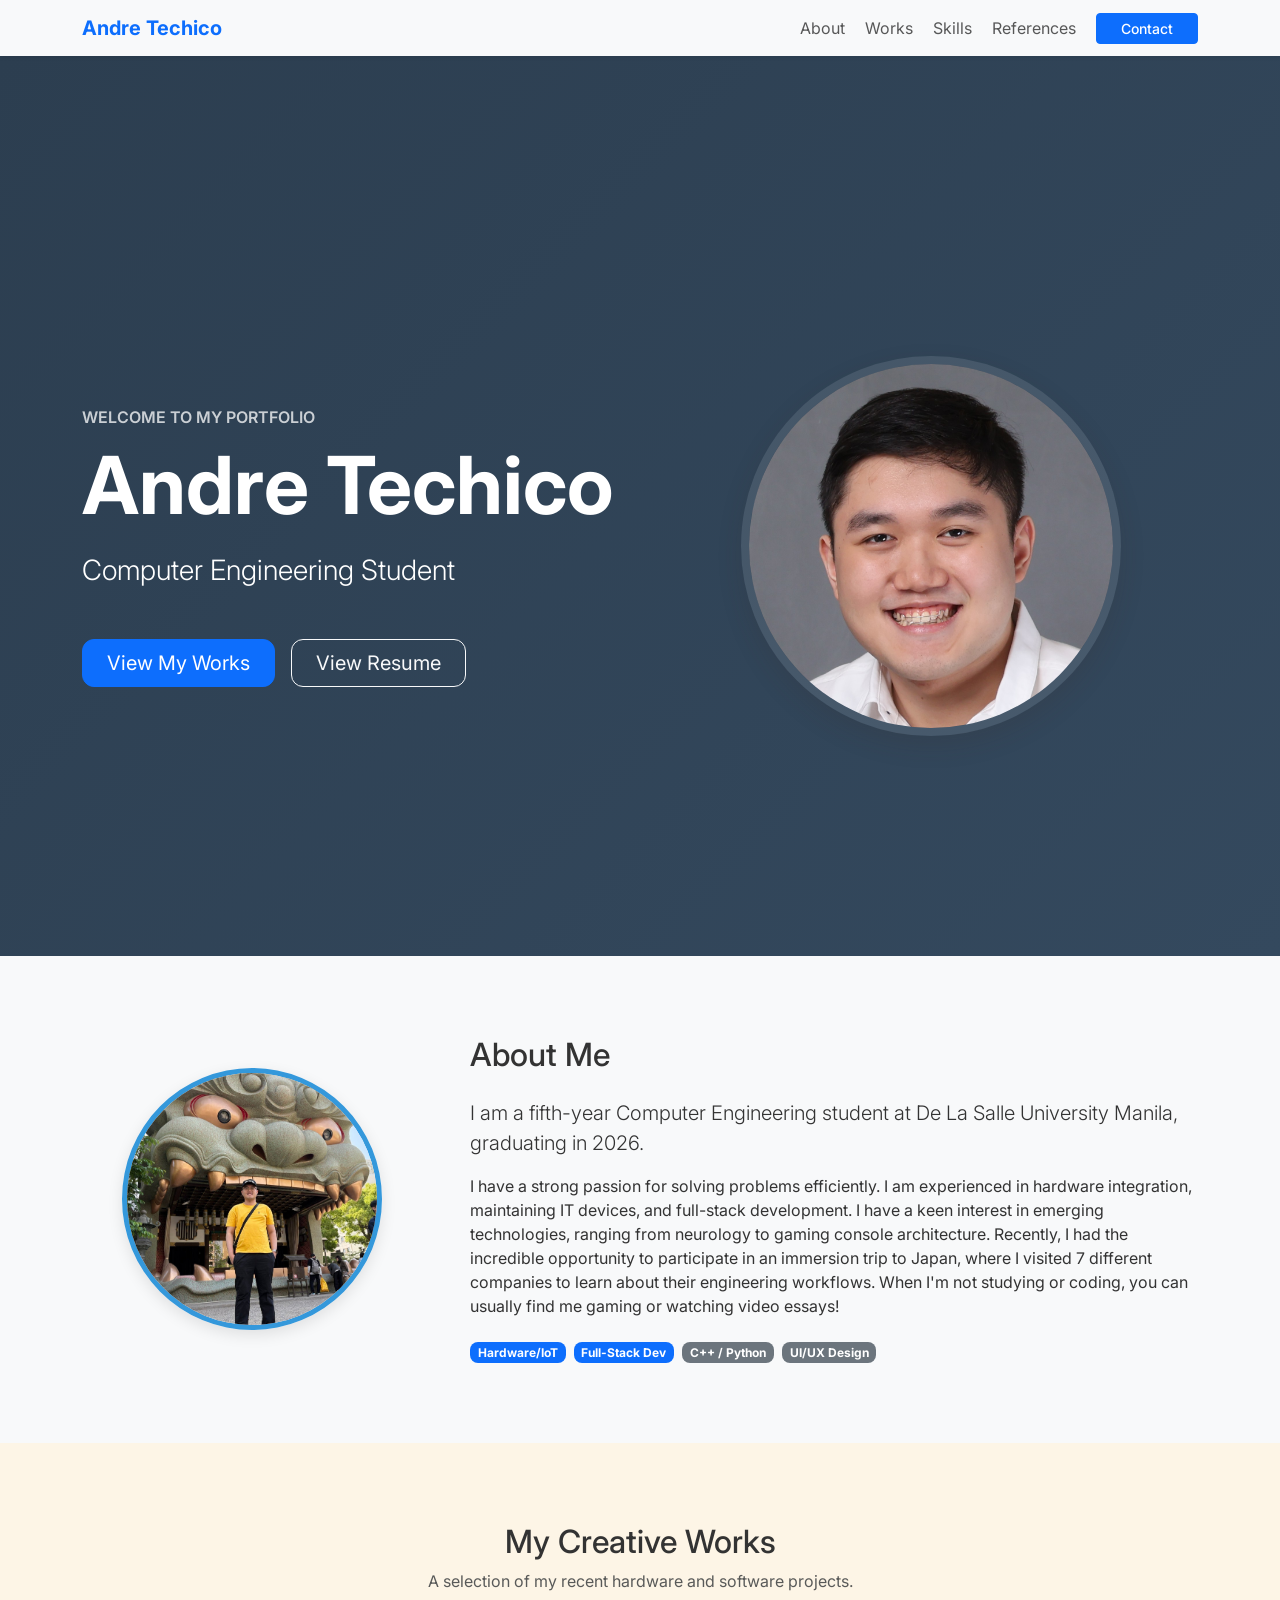
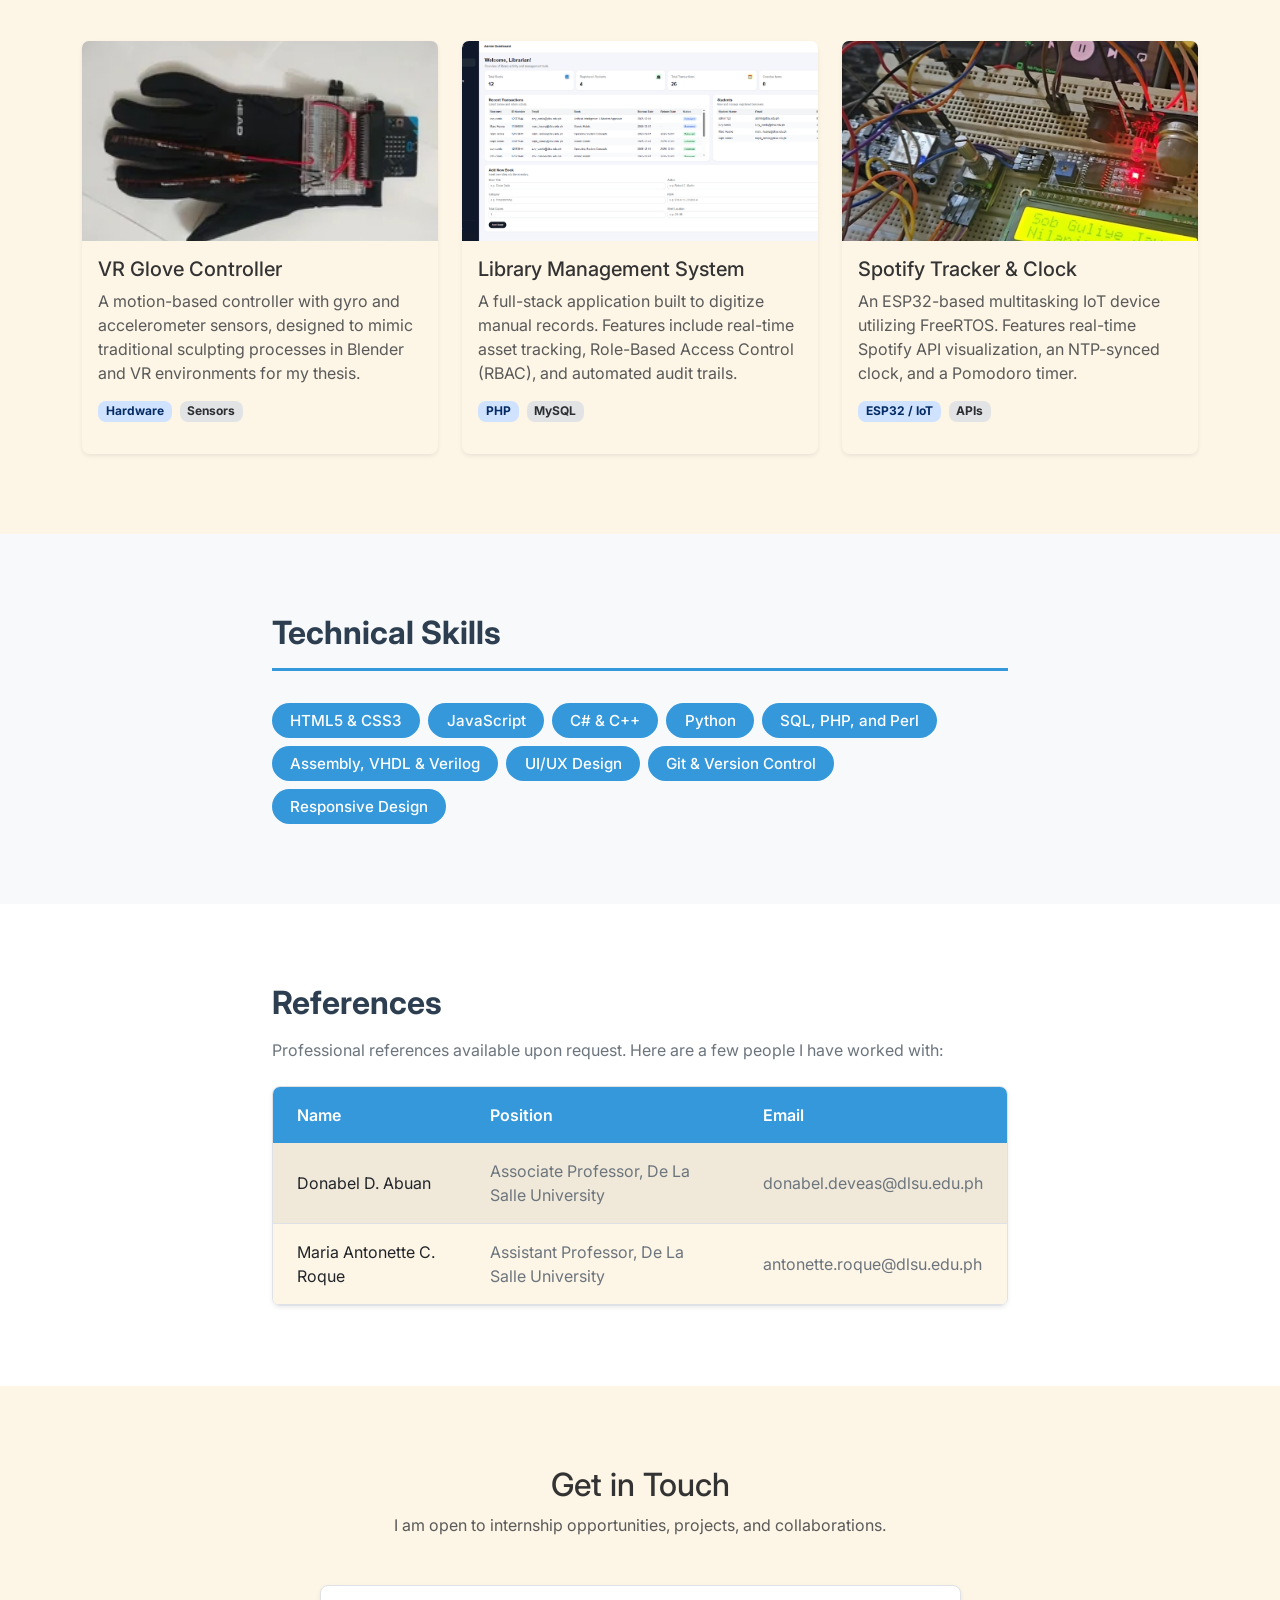
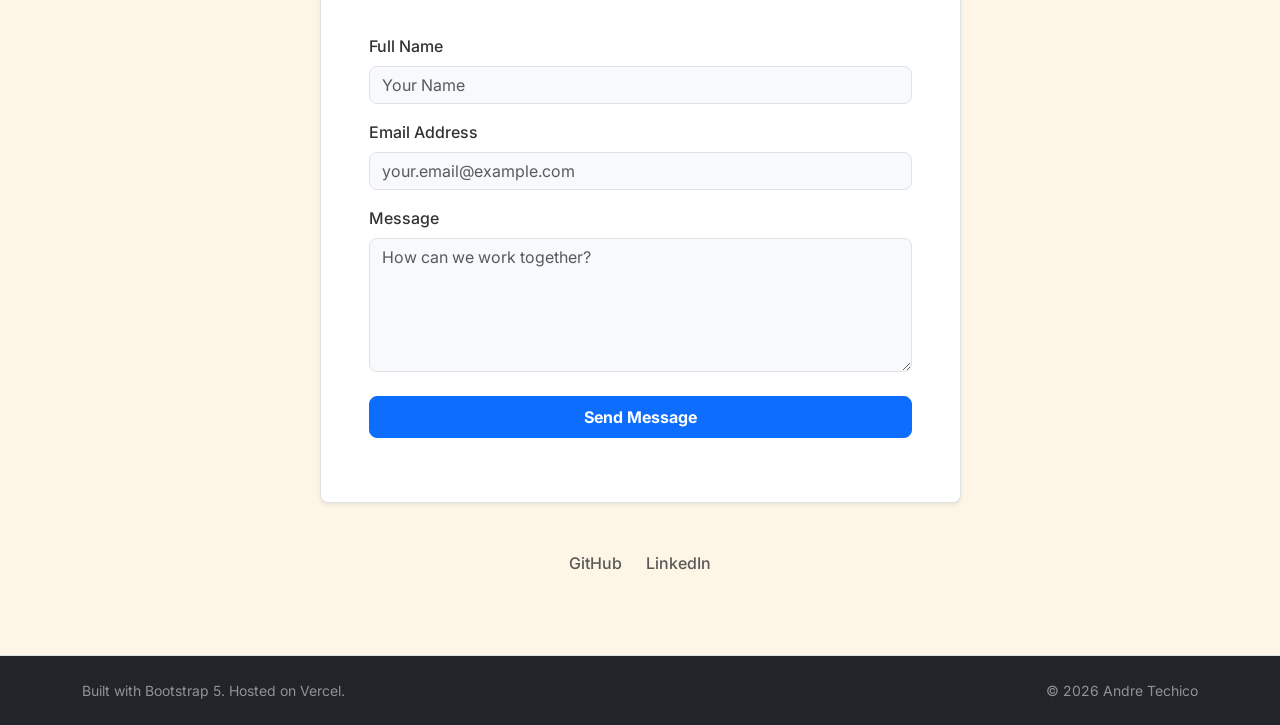
<file: index.html>
<!doctype html>
<html lang="en" data-bs-theme="light">
<head>
  <meta charset="UTF-8">
  <meta name="viewport" content="width=device-width, initial-scale=1.0">
  <meta name="description" content="Portfolio of Andre Techico, a Computer Engineering student.">
  
  <title>Andre Techico | Portfolio</title>

  <link rel="icon" href="img/favicon.ico" sizes="any">
  <link rel="icon" href="icon.svg" type="image/svg+xml">
  <link rel="manifest" href="site.webmanifest">

  <link rel="preconnect" href="https://fonts.googleapis.com">
  <link rel="preconnect" href="https://fonts.gstatic.com" crossorigin>
  <link href="https://fonts.googleapis.com/css2?family=Inter:wght@400;500;600;700&display=swap" rel="stylesheet">

  <link href="https://cdn.jsdelivr.net/npm/bootstrap@5.3.8/dist/css/bootstrap.min.css" rel="stylesheet" integrity="sha384-sRIl4kxILFvY47J16cr9ZwB07vP4J8+LH7qKQnuqkuIAvNWLzeN8tE5YBujZqJLB" crossorigin="anonymous" />

  <link rel="stylesheet" href="css/style.css">
</head>
<body data-bs-spy="scroll" data-bs-target="#navbarMain" data-bs-offset="80">

  <nav class="navbar navbar-expand-lg bg-body-tertiary sticky-top shadow-sm">
    <div class="container">
      <a class="navbar-brand fw-bold text-primary" href="#hero">Andre Techico</a>
      <button class="navbar-toggler" type="button" data-bs-toggle="collapse" data-bs-target="#navbarMain" aria-controls="navbarMain" aria-expanded="false" aria-label="Toggle navigation">
        <span class="navbar-toggler-icon"></span>
      </button>
      <div class="collapse navbar-collapse" id="navbarMain">
        <ul class="navbar-nav ms-auto gap-1 align-items-lg-center">
          <li class="nav-item"><a class="nav-link" href="#about">About</a></li>
          <li class="nav-item"><a class="nav-link" href="#projects">Works</a></li>
          <li class="nav-item"><a class="nav-link" href="#skills">Skills</a></li>
          <li class="nav-item"><a class="nav-link" href="#references">References</a></li>
          <li class="nav-item ms-lg-2 mt-2 mt-lg-0">
            <a class="btn btn-primary btn-sm px-4 text-white fw-medium" href="#contact">Contact</a>
          </li>
        </ul>
      </div>
    </div>
  </nav>

  <main id="main-content">
    
    <section id="hero" class="d-flex align-items-center min-vh-100 text-white position-relative" style="padding-top: 80px;">
      <div class="container z-2">
        <div class="row align-items-center justify-content-center text-center text-lg-start g-5">
          
          <div class="col-12 col-lg-6 mb-5 mb-lg-0">
            <p class="text-uppercase fw-semibold letter-spacing-wide mb-2 opacity-75">Welcome to my portfolio</p>
            <h1 class="display-1 fw-bold mb-3">Andre Techico</h1>
            <p class="lead fs-3 mb-5 opacity-90">Computer Engineering Student</p>
            <div class="d-flex flex-wrap justify-content-center justify-content-lg-start gap-3">
              <a href="#projects" class="btn btn-primary btn-lg px-4">View My Works</a>
              <a href="resume.html" class="btn btn-outline-light btn-lg px-4">View Resume</a>
            </div>
          </div>

          <div class="col-12 col-lg-6 text-center">
            <img src="img/andre.JPG" alt="Andre Techico" class="img-fluid rounded-circle shadow-lg hero-img-floating" style="max-width: 380px;">
          </div>
          
        </div>
      </div>
    </section>

    <section id="about" class="portfolio-section bg-body-tertiary">
      <div class="container">
        <div class="row align-items-center g-5">
          <div class="col-12 col-md-4 text-center">
            <img src="img/pfp.jpg" alt="Profile photo of Andre Techico" class="img-fluid rounded-circle shadow profile-img-custom">
          </div>
          <div class="col-12 col-md-8">
            <h2 class="mb-4">About Me</h2>
            <p class="lead">
              I am a fifth-year Computer Engineering student at De La Salle University Manila, graduating in 2026. 
            </p>
            <p>
              I have a strong passion for solving problems efficiently. I am experienced in hardware integration, maintaining IT devices, and full-stack development. I have a keen interest in emerging technologies, ranging from neurology to gaming console architecture. Recently, I had the incredible opportunity to participate in an immersion trip to Japan, where I visited 7 different companies to learn about their engineering workflows. When I'm not studying or coding, you can usually find me gaming or watching video essays!
            </p>
            <div class="d-flex flex-wrap gap-2 mt-4">
              <span class="badge bg-primary">Hardware/IoT</span>
              <span class="badge bg-primary">Full-Stack Dev</span>
              <span class="badge bg-secondary">C++ / Python</span>
              <span class="badge bg-secondary">UI/UX Design</span>
            </div>
          </div>
        </div>
      </div>
    </section>

    <section id="projects" class="portfolio-section">
      <div class="container">
        <h2 class="text-center mb-2">My Creative Works</h2>
        <p class="text-center text-body-secondary mb-5">A selection of my recent hardware and software projects.</p>
        
        <div class="row row-cols-1 row-cols-md-2 row-cols-lg-3 g-4">
          
          <div class="col">
            <article class="card h-100 shadow-sm border-0 project-card-hover">
              <img src="img/glove-controller.webp" class="card-img-top" alt="Glove Controller for Virtual Reality" loading="lazy" width="400" height="200">
              <div class="card-body d-flex flex-column">
                <h3 class="card-title h5">VR Glove Controller</h3>
                <p class="card-text text-body-secondary flex-grow-1">A motion-based controller with gyro and accelerometer sensors, designed to mimic traditional sculpting processes in Blender and VR environments for my thesis.</p>
                <div class="d-flex flex-wrap gap-2 mb-3">
                  <span class="badge bg-primary-subtle text-primary-emphasis">Hardware</span>
                  <span class="badge bg-secondary-subtle text-secondary-emphasis">Sensors</span>
                </div>
              </div>
            </article>
          </div>

          <div class="col">
            <article class="card h-100 shadow-sm border-0 project-card-hover">
              <img src="img/library-management-system.png" class="card-img-top" alt="Library Management System Dashboard" loading="lazy" width="400" height="200">
              <div class="card-body d-flex flex-column">
                <h3 class="card-title h5">Library Management System</h3>
                <p class="card-text text-body-secondary flex-grow-1">A full-stack application built to digitize manual records. Features include real-time asset tracking, Role-Based Access Control (RBAC), and automated audit trails.</p>
                <div class="d-flex flex-wrap gap-2 mb-3">
                  <span class="badge bg-primary-subtle text-primary-emphasis">PHP</span>
                  <span class="badge bg-secondary-subtle text-secondary-emphasis">MySQL</span>
                </div>
              </div>
            </article>
          </div>

          <div class="col">
            <article class="card h-100 shadow-sm border-0 project-card-hover">
              <img src="img/spotify-tracker.jpg" class="card-img-top" alt="ESP32 Spotify Tracker on a breadboard" loading="lazy" width="400" height="200">
              <div class="card-body d-flex flex-column">
                <h3 class="card-title h5">Spotify Tracker & Clock</h3>
                <p class="card-text text-body-secondary flex-grow-1">An ESP32-based multitasking IoT device utilizing FreeRTOS. Features real-time Spotify API visualization, an NTP-synced clock, and a Pomodoro timer.</p>
                <div class="d-flex flex-wrap gap-2 mb-3">
                  <span class="badge bg-primary-subtle text-primary-emphasis">ESP32 / IoT</span>
                  <span class="badge bg-secondary-subtle text-secondary-emphasis">APIs</span>
                </div>
              </div>
            </article>
          </div>

        </div>
      </div>
    </section>

    <section id="skills" class="portfolio-section bg-body-tertiary">
      <div class="container">
        <div class="row justify-content-center">
          <div class="col-12 col-md-10 col-lg-8">
            <h2 class="fw-bold mb-3" style="color: #2c3e50;">Technical Skills</h2>
            <hr style="border: none; height: 3px; background-color: #3498db; opacity: 1; width: 100%; margin-bottom: 2rem;">
            
            <div class="d-flex flex-wrap gap-2">
              <span class="badge rounded-pill custom-skill-badge">HTML5 & CSS3</span>
              <span class="badge rounded-pill custom-skill-badge">JavaScript</span>
              <span class="badge rounded-pill custom-skill-badge">C# & C++</span>
              <span class="badge rounded-pill custom-skill-badge">Python</span>
              <span class="badge rounded-pill custom-skill-badge">SQL, PHP, and Perl</span>
              <span class="badge rounded-pill custom-skill-badge">Assembly, VHDL & Verilog</span>
              <span class="badge rounded-pill custom-skill-badge">UI/UX Design</span>
              <span class="badge rounded-pill custom-skill-badge">Git & Version Control</span>
              <span class="badge rounded-pill custom-skill-badge">Responsive Design</span>
            </div>
          </div>
        </div>
      </div>
    </section>

    <section id="references" class="portfolio-section bg-white">
      <div class="container">
        <div class="row justify-content-center">
          <div class="col-12 col-md-10 col-lg-8">
            <h2 class="fw-bold mb-3" style="color: #2c3e50;">References</h2>
            <p class="text-secondary mb-4">Professional references available upon request. Here are a few people I have worked with:</p>
            
            <div class="table-responsive shadow-sm rounded border">
              <table class="table table-striped table-hover mb-0 align-middle">
                
                <thead>
                  <tr>
                    <th scope="col" class="py-3 px-4 fw-semibold border-0" style="background-color: #3498db; color: white;">Name</th>
                    <th scope="col" class="py-3 px-4 fw-semibold border-0" style="background-color: #3498db; color: white;">Position</th>
                    <th scope="col" class="py-3 px-4 fw-semibold border-0" style="background-color: #3498db; color: white;">Email</th>
                  </tr>
                </thead>
                
                <tbody class="border-top-0">
                  <tr>
                    <td class="py-3 px-4 text-dark">Donabel D. Abuan</td>
                    <td class="py-3 px-4 text-secondary">Associate Professor, De La Salle University</td>
                    <td class="py-3 px-4"><a href="mailto:donabel.deveas@dlsu.edu.ph" class="text-decoration-none text-secondary">donabel.deveas@dlsu.edu.ph</a></td>
                  </tr>
                  <tr>
                    <td class="py-3 px-4 text-dark">Maria Antonette C. Roque</td>
                    <td class="py-3 px-4 text-secondary">Assistant Professor, De La Salle University</td>
                    <td class="py-3 px-4"><a href="mailto:antonette.roque@dlsu.edu.ph" class="text-decoration-none text-secondary">antonette.roque@dlsu.edu.ph</a></td>
                  </tr>
                </tbody>
                
              </table>
            </div>
          </div>
        </div>
      </div>
    </section>

    <section id="contact" class="portfolio-section">
      <div class="container">
        <div class="row justify-content-center">
          <div class="col-12 col-lg-7">
            <h2 class="text-center mb-2">Get in Touch</h2>
            <p class="text-center text-body-secondary mb-5">I am open to internship opportunities, projects, and collaborations.</p>
            
            <div id="form-wrapper" class="bg-white p-4 p-md-5 rounded shadow-sm border">
              <form id="contactForm" action="https://api.web3forms.com/submit" method="POST" novalidate>
                <input type="hidden" name="access_key" value="5d024ae2-ad80-4363-b5bb-aa253864a9fe">
                <input type="checkbox" name="botcheck" class="hidden" style="display: none;">
                
                <div class="mb-3">
                  <label for="fullName" class="form-label fw-medium">Full Name</label>
                  <input type="text" class="form-control bg-light" id="fullName" name="name" placeholder="Your Name" required>
                </div>
                
                <div class="mb-3">
                  <label for="email" class="form-label fw-medium">Email Address</label>
                  <input type="email" class="form-control bg-light" id="email" name="email" placeholder="your.email@example.com" required>
                </div>
                
                <div class="mb-4">
                  <label for="message" class="form-label fw-medium">Message</label>
                  <textarea class="form-control bg-light" id="message" name="message" rows="5" placeholder="How can we work together?" required></textarea>
                </div>
                
                <button type="submit" class="btn btn-primary w-100 py-2 fw-bold">Send Message</button>
                
                <div id="form-result" class="mt-3 text-center small fw-bold"></div>
              </form>
            </div>

            <div class="d-flex justify-content-center gap-4 mt-5">
              <a href="https://github.com/aebt" class="text-body-secondary text-decoration-none fw-medium" target="_blank">GitHub</a>
              <a href="https://www.linkedin.com/in/andre-elijah-b-techico-575a383b4/" class="text-body-secondary text-decoration-none fw-medium" target="_blank">LinkedIn</a>
            </div>
          </div>
        </div>
      </div>
    </section>

  </main>

  <footer class="py-4 bg-dark text-white border-top">
    <div class="container d-flex flex-column flex-md-row justify-content-between align-items-center gap-2">
      <p class="mb-0 text-white-50 small">Built with Bootstrap 5. Hosted on Vercel.</p>
      <p class="mb-0 text-white-50 small">&copy; 2026 Andre Techico</p>
    </div>
  </footer>

  <script src="https://cdn.jsdelivr.net/npm/bootstrap@5.3.8/dist/js/bootstrap.bundle.min.js" integrity="sha384-FKyoEForCGlyvwx9Hj09JcYn3nv7wiPVlz7YYwJrWVcXK/BmnVDxM+D2scQbITxI" crossorigin="anonymous"></script>
  <script src="js/app.js"></script>
</body>
</html>
</file>
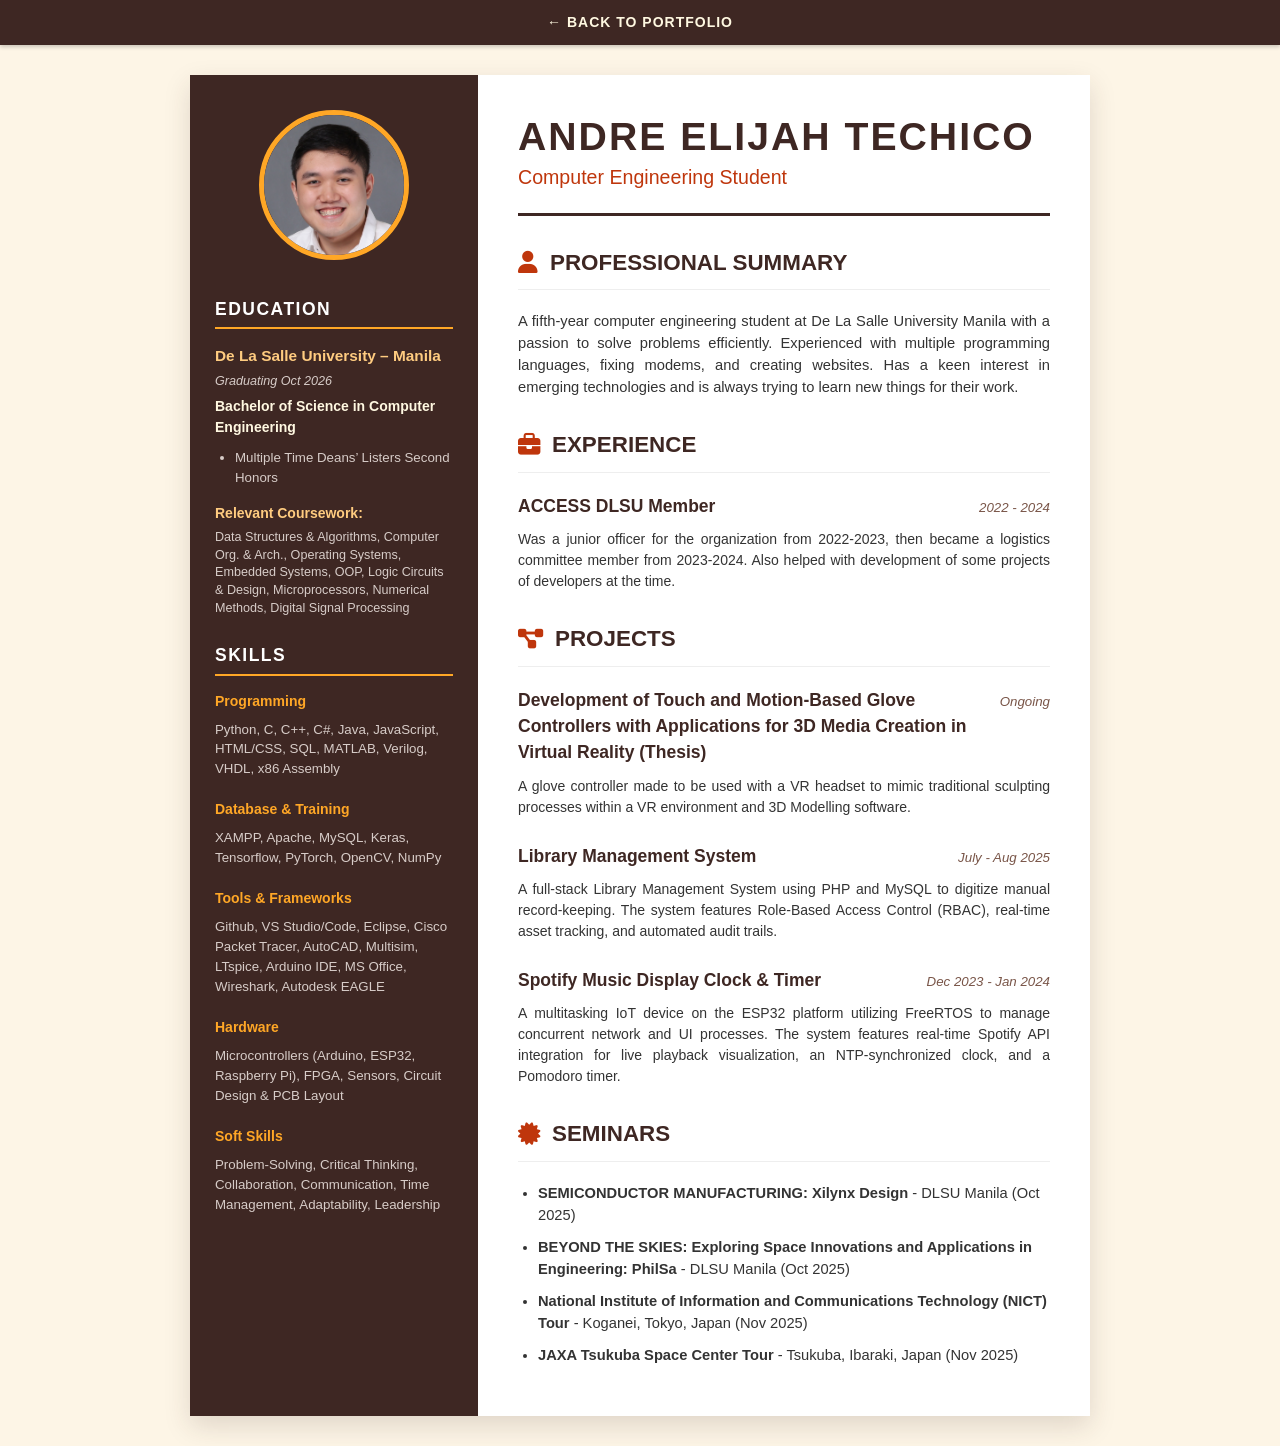
<file: resume.html>
<!doctype html>
<html lang="en">
<head>
    <meta charset="UTF-8">
    <meta name="viewport" content="width=device-width, initial-scale=1.0">
    <title>Andre B. Techico - Resume</title>
    <link rel="stylesheet" href="css/resumestyle.css">
    <link rel="stylesheet" href="https://cdnjs.cloudflare.com/ajax/libs/font-awesome/6.4.0/css/all.min.css">
</head>
<body>
    
    <div class="back-nav">
        <a href="index.html">&larr; Back to Portfolio</a>
    </div>

    <div class="resume-container">
        <aside class="left-sidebar">
            <div class="profile-img-container">
                <img src="img/andre.JPG" alt="Andre B. Techico" class="profile-img">
            </div>
            <div class="education-section">
                <h2 class="sidebar-header">Education</h2>
                <div class="edu-item">
                    <h3>De La Salle University – Manila</h3>
                    <p class="edu-date">Graduating Oct 2026</p>
                    <p class="degree">Bachelor of Science in Computer Engineering</p>
                    <ul class="achievements">
                        <li>Multiple Time Deans’ Listers Second Honors</li>
                    </ul>
                    <h4 class="coursework-header">Relevant Coursework:</h4>
                    <p class="coursework">Data Structures & Algorithms, Computer Org. & Arch., Operating Systems, Embedded Systems, OOP, Logic Circuits & Design, Microprocessors, Numerical Methods, Digital Signal Processing</p>
                </div>
            </div>
            <div class="skills-section">
                <h2 class="sidebar-header">Skills</h2>
                <div class="skill-category">
                    <h3>Programming</h3>
                    <p>Python, C, C++, C#, Java, JavaScript, HTML/CSS, SQL, MATLAB, Verilog, VHDL, x86 Assembly</p>
                </div>
                <div class="skill-category">
                    <h3>Database & Training</h3>
                    <p>XAMPP, Apache, MySQL, Keras, Tensorflow, PyTorch, OpenCV, NumPy</p>
                </div>
                <div class="skill-category">
                    <h3>Tools & Frameworks</h3>
                    <p>Github, VS Studio/Code, Eclipse, Cisco Packet Tracer, AutoCAD, Multisim, LTspice, Arduino IDE, MS Office, Wireshark, Autodesk EAGLE</p>
                </div>
                <div class="skill-category">
                    <h3>Hardware</h3>
                    <p>Microcontrollers (Arduino, ESP32, Raspberry Pi), FPGA, Sensors, Circuit Design & PCB Layout</p>
                </div>
                <div class="skill-category">
                    <h3>Soft Skills</h3>
                    <p>Problem-Solving, Critical Thinking, Collaboration, Communication, Time Management, Adaptability, Leadership</p>
                </div>
            </div>
        </aside>

        <main class="right-content">
            <header class="main-header">
                <h1>Andre Elijah Techico</h1>
                <h2 class="job-title">Computer Engineering Student</h2>
            </header>
            <section class="summary-section">
                <h2 class="section-title"><i class="fas fa-user"></i> Professional Summary</h2>
                <p>A fifth-year computer engineering student at De La Salle University Manila with a passion to solve problems efficiently. Experienced with multiple programming languages, fixing modems, and creating websites. Has a keen interest in emerging technologies and is always trying to learn new things for their work.</p>
            </section>
            <section class="experience-section">
                <h2 class="section-title"><i class="fas fa-briefcase"></i> Experience</h2>
                <div class="job-item">
                    <div class="job-header">
                        <h3>ACCESS DLSU Member</h3>
                        <span class="job-date">2022 - 2024</span>
                    </div>
                    <p>Was a junior officer for the organization from 2022-2023, then became a logistics committee member from 2023-2024. Also helped with development of some projects of developers at the time.</p>
                </div>
            </section>
            <section class="projects-section">
                <h2 class="section-title"><i class="fas fa-project-diagram"></i> Projects</h2>
                <div class="project-item">
                    <div class="project-header">
                        <h3>Development of Touch and Motion-Based Glove Controllers with Applications for 3D Media Creation in Virtual Reality (Thesis)</h3>
                        <span class="project-date">Ongoing</span>
                    </div>
                    <p>A glove controller made to be used with a VR headset to mimic traditional sculpting processes within a VR environment and 3D Modelling software.</p>
                </div>
                <div class="project-item">
                    <div class="project-header">
                        <h3>Library Management System</h3>
                        <span class="project-date"> July - Aug 2025</span>
                    </div>
                    <p>A full-stack Library Management System using PHP and MySQL to digitize manual record-keeping. The system features Role-Based Access Control (RBAC), real-time asset tracking, and automated audit trails.</p>
                </div>
                <div class="project-item">
                    <div class="project-header">
                        <h3>Spotify Music Display Clock & Timer</h3>
                        <span class="project-date">Dec 2023 - Jan 2024</span>
                    </div>
                    <p>A multitasking IoT device on the ESP32 platform utilizing FreeRTOS to manage concurrent network and UI processes. The system features real-time Spotify API integration for live playback visualization, an NTP-synchronized clock, and a Pomodoro timer.</p>
                </div>
            </section>
            <section class="certifications-section">
                <h2 class="section-title"><i class="fas fa-certificate"></i> Seminars</h2>
                <ul class="cert-list">
                    <li><strong>SEMICONDUCTOR MANUFACTURING: Xilynx Design</strong> - DLSU Manila (Oct 2025)</li>
                    <li><strong>BEYOND THE SKIES: Exploring Space Innovations and Applications in Engineering: PhilSa</strong> - DLSU Manila (Oct 2025)</li>
                    <li><strong>National Institute of Information and Communications Technology (NICT) Tour</strong> - Koganei, Tokyo, Japan (Nov 2025)</li>
                    <li><strong>JAXA Tsukuba Space Center Tour</strong> - Tsukuba, Ibaraki, Japan (Nov 2025)</li>
                </ul>
            </section>
        </main>
    </div>
</body>
</html>
</file>
<file: css/style.css>
:root {
  --bs-primary:             #3498db; 
  --bs-secondary:           #e67e22; 
  
  --bs-body-color:          #333333;
  --bs-body-bg:             #fdf5e6; 
  
  --bs-font-sans-serif:     'Inter', 'Segoe UI', system-ui, sans-serif;
  --bs-body-font-family:    var(--bs-font-sans-serif);
  
  --bs-border-radius:       0.5rem;
  --bs-border-radius-lg:    0.75rem;
  
  --bs-box-shadow:          0 5px 15px rgba(0,0,0,0.1);
  --bs-box-shadow-lg:       0 10px 25px rgba(62, 39, 35, 0.15);
 
  --portfolio-hero-bg:      linear-gradient(135deg, #2c3e50 0%, #34495e 100%);
  --portfolio-section-gap:  5rem;
  --portfolio-transition:   0.3s ease;
}
 
html {
  scroll-behavior: smooth;
}
 
#hero {
  background: var(--portfolio-hero-bg);
}

.profile-img-custom {
  max-width: 260px;
  border: 5px solid var(--bs-primary);
  transition: transform var(--portfolio-transition), box-shadow var(--portfolio-transition);
}
.profile-img-custom:hover {
  transform: scale(1.05);
  box-shadow: 0 10px 20px rgba(0,0,0,0.2);
}
 
.card-img-top {
  height: 200px;
  object-fit: cover;
  background-color: #eee;
}
 
.portfolio-section {
  padding-top: var(--portfolio-section-gap);
  padding-bottom: var(--portfolio-section-gap);
}
 
.project-card-hover {
  transition: transform var(--portfolio-transition), box-shadow var(--portfolio-transition);
}
.project-card-hover:hover {
  transform: translateY(-5px);
  box-shadow: var(--bs-box-shadow-lg) !important;
}

.hero-img-floating {
  border: 8px solid rgba(255, 255, 255, 0.1);
  animation: float 6s ease-in-out infinite;
}

@keyframes float {
  0% { transform: translateY(0px); }
  50% { transform: translateY(-20px); }
  100% { transform: translateY(0px); }
}

.custom-skill-badge {
    background-color: #3498db; 
    color: #ffffff;
    font-size: 0.95rem;
    font-weight: 500;
    padding: 0.65em 1.2em;
    transition: transform 0.2s ease, background-color 0.2s ease;
}

.custom-skill-badge:hover {
    background-color: #2980b9;
    transform: translateY(-2px);
}
</file>
<file: css/resumestyle.css>
* {
    margin: 0;
    padding: 0;
    box-sizing: border-box;
}

body {
    font-family: 'Segoe UI', Tahoma, Geneva, Verdana, sans-serif;
    line-height: 1.5;
    color: #333;
    background-color: #fdf5e6; 
    font-size: 14px; 
}

.back-nav {
    background-color: #3E2723;
    padding: 12px 20px;
    text-align: center;
    box-shadow: 0 2px 4px rgba(0,0,0,0.2);
}
.back-nav a {
    color: #FFF8E1;
    text-decoration: none;
    font-weight: bold;
    text-transform: uppercase;
    letter-spacing: 1px;
    transition: color 0.2s ease;
}
.back-nav a:hover {
    color: #FFA726;
}

.resume-container {
    display: flex; 
    flex-direction: row; 
    align-items: stretch; 
    max-width: 900px; 
    margin: 30px auto;
    background-color: #fff;
    box-shadow: 0 10px 25px rgba(62, 39, 35, 0.15); 
    min-height: 1050px; 
}

.left-sidebar {
    flex: 0 0 32%;
    background-color: #3E2723; 
    color: #FFF8E1;
    padding: 35px 25px;
    text-align: left;
}

.right-content {
    flex: 1; 
    padding: 40px;
    background-color: #fff;
}

.profile-img-container {
    text-align: center;
    margin-bottom: 30px;
}

.profile-img {
    width: 150px;
    height: 150px;
    border-radius: 50%;
    border: 5px solid #FFA726;
    object-fit: cover;
}

.sidebar-header {
    font-size: 1.25em;
    text-transform: uppercase;
    letter-spacing: 1.5px;
    margin-bottom: 15px;
    padding-bottom: 5px;
    border-bottom: 2px solid #FFA726;
    color: #fff;
}

.education-section { margin-bottom: 25px; }

.edu-item h3 {
    font-size: 1.1em;
    margin-bottom: 5px;
    color: #FFCC80;
}

.edu-date {
    font-style: italic;
    font-size: 0.9em;
    color: #D7CCC8;
    margin-bottom: 5px;
}

.degree {
    font-weight: bold;
    margin-bottom: 10px;
}

.achievements {
    list-style-type: disc;
    margin-left: 20px;
    margin-bottom: 15px;
    font-size: 0.95em;
    color: #D7CCC8;
}

.coursework-header {
    font-size: 1em;
    margin-bottom: 5px;
    color: #FFCC80;
}

.coursework {
    font-size: 0.9em;
    line-height: 1.4;
    color: #D7CCC8;
}

.skill-category {
    margin-bottom: 20px;
}

.skill-category h3 {
    font-size: 1em;
    margin-bottom: 8px;
    color: #FFA726;
}

.skill-category p {
    font-size: 0.95em;
    line-height: 1.5;
    color: #D7CCC8;
}

.main-header {
    margin-bottom: 30px;
    border-bottom: 3px solid #3E2723;
    padding-bottom: 20px;
}

.main-header h1 {
    font-size: 2.8em;
    color: #3E2723;
    text-transform: uppercase;
    letter-spacing: 2px;
    line-height: 1.1;
}

.job-title {
    font-size: 1.4em;
    color: #BF360C;
    font-weight: 400;
    margin-top: 5px;
}

.section-title {
    font-size: 1.6em;
    color: #3E2723;
    margin-bottom: 20px;
    display: flex;
    align-items: center;
    text-transform: uppercase;
    border-bottom: 1px solid #eee;
    padding-bottom: 10px;
}

.section-title i {
    margin-right: 12px;
    color: #BF360C;
}

.summary-section p {
    margin-bottom: 30px;
    text-align: justify;
    font-size: 1.05em;
}

.experience-section, .projects-section {
    margin-bottom: 30px;
}

.job-item, .project-item {
    margin-bottom: 25px;
}

.job-header, .project-header {
    display: flex;
    justify-content: space-between;
    align-items: baseline;
    margin-bottom: 10px;
}

.job-header h3, .project-header h3 {
    font-size: 1.25em;
    color: #3E2723;
}

.job-date, .project-date {
    font-style: italic;
    color: #795548;
    font-size: 0.95em;
}

.job-item p, .project-item p {
    text-align: justify;
}

.cert-list {
    list-style-type: disc;
    margin-left: 20px;
}

.cert-list li {
    margin-bottom: 10px;
    font-size: 1.05em;
}

@media print {
    body {
        background-color: #fff;
        padding: 0;
    }
    
    .resume-container {
        width: 100%;
        margin: 0;
        box-shadow: none;
        min-height: auto;
        display: block; 
    }
    
    .left-sidebar, .right-content {
        width: 100%;
        page-break-inside: avoid;
    }

    * {
        -webkit-print-color-adjust: exact;
        print-color-adjust: exact;
    }
}

/* Responsive for Mobile Devices */
@media (max-width: 768px) {
    .resume-container {
        flex-direction: column;
    }
    .left-sidebar {
        flex: none;
        width: 100%;
    }
}
</file>
